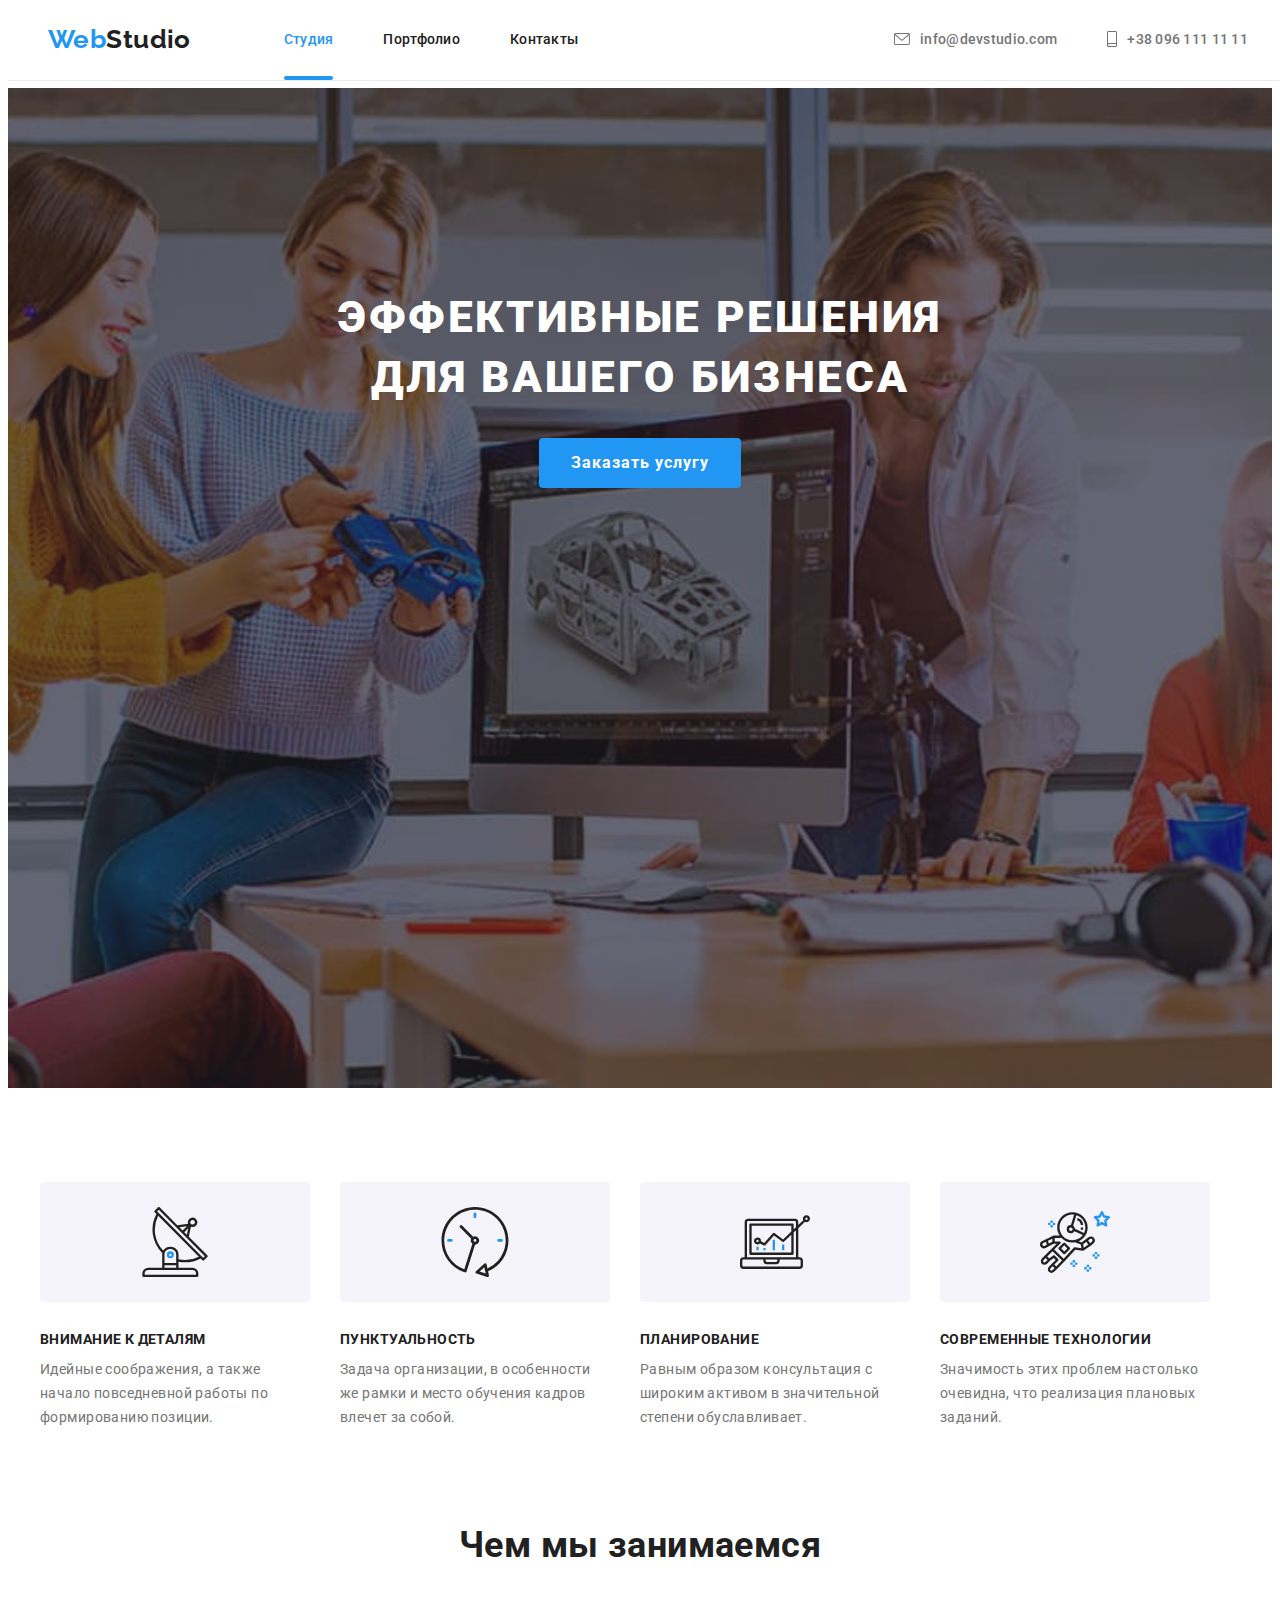
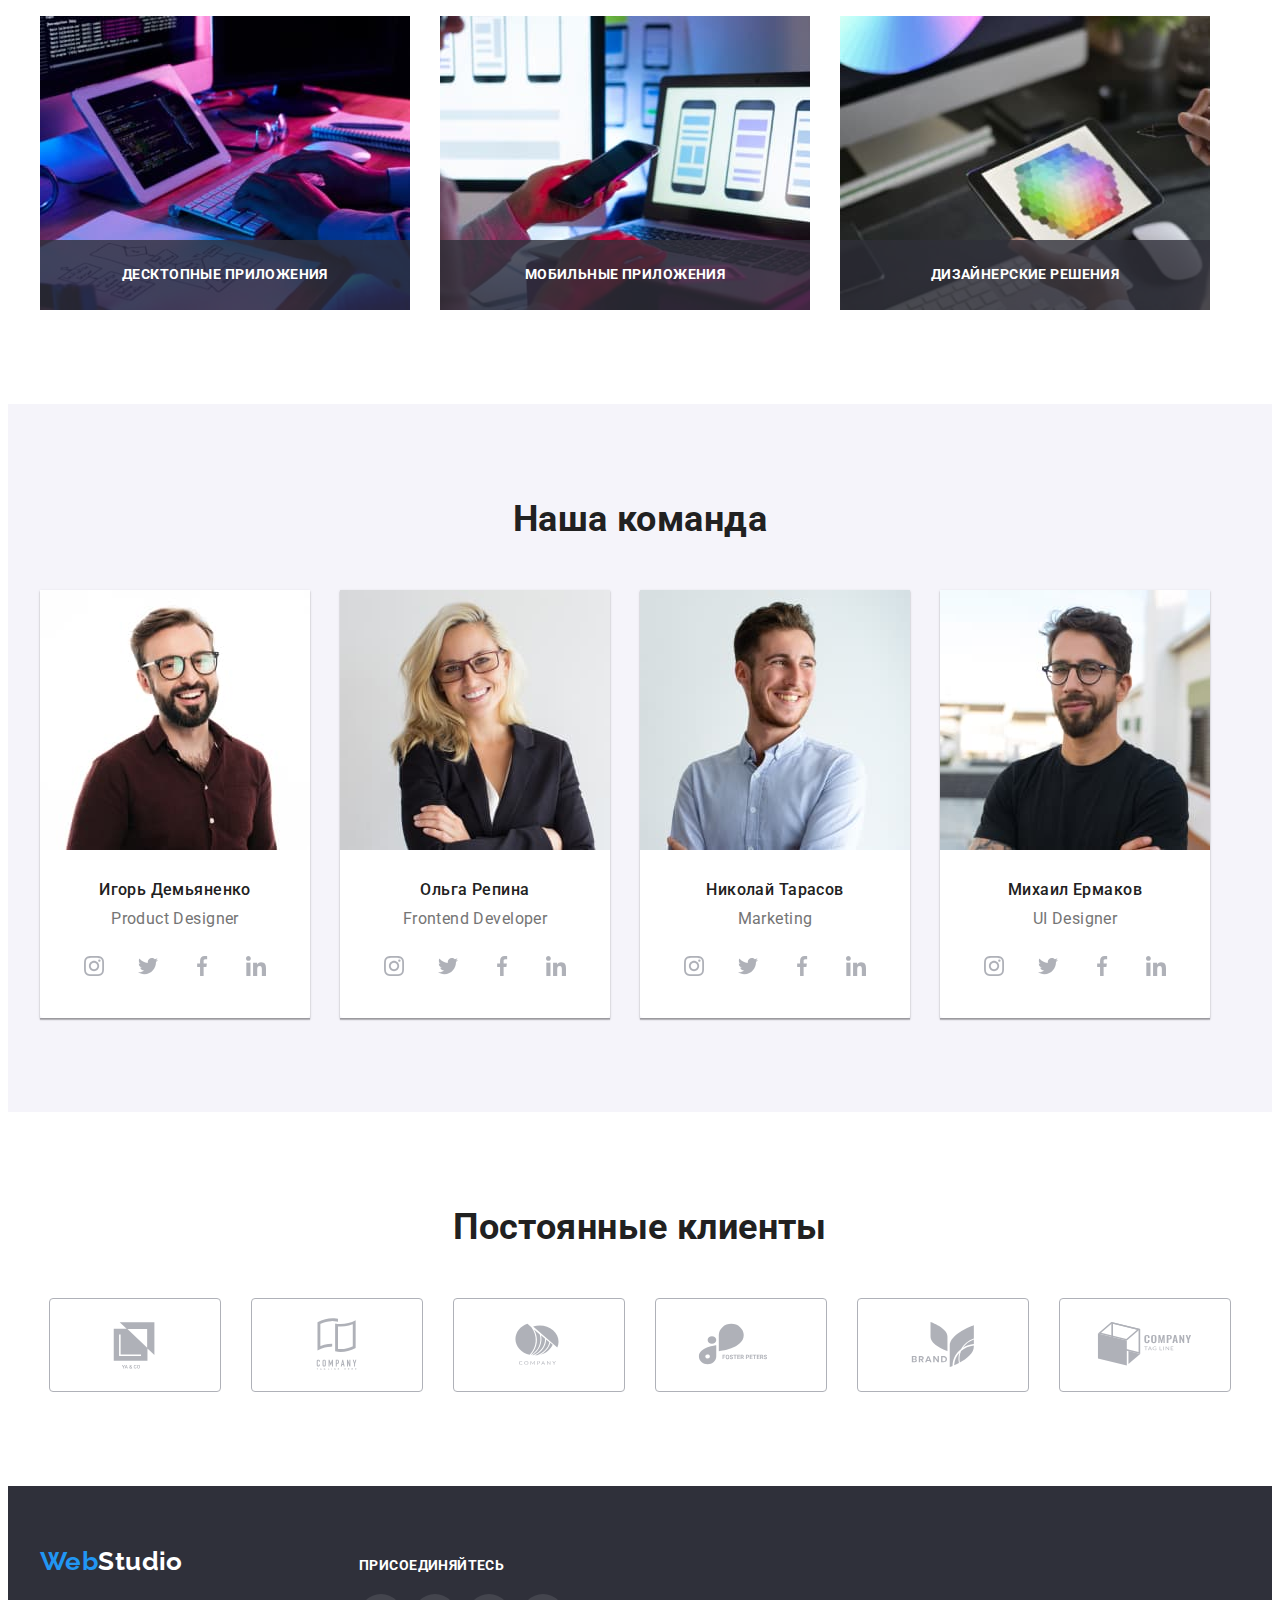
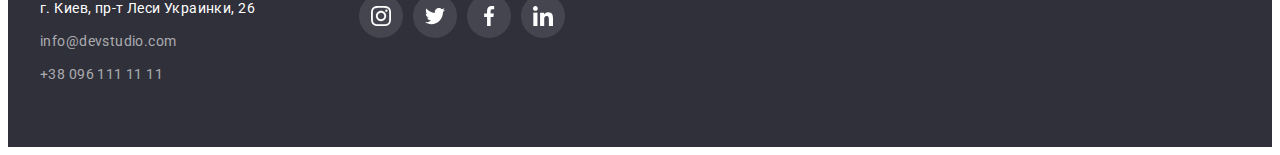
<file: index.html>
<!DOCTYPE html>
<html lang="ru">
  <head>
    <meta charset="UTF-8" />
    <meta http-equiv="X-UA-Compatible" content="IE=edge" />
    <meta name="viewport" content="width=device-width, initial-scale=1.0" />
    <title>WebStudio</title>
    <link
      rel="icon"
      type="image/png"
      sizes="32x32"
      href="./images/favicon.png"
    />
    <link
      rel="stylesheet"
      href="https://cdnjs.cloudflare.com/ajax/libs/modern-normalize/1.1.0/modern-normalize.min.css"
      integrity="sha512-wpPYUAdjBVSE4KJnH1VR1HeZfpl1ub8YT/NKx4PuQ5NmX2tKuGu6U/JRp5y+Y8XG2tV+wKQpNHVUX03MfMFn9Q=="
      crossorigin="anonymous"
      referrerpolicy="no-referrer"
    />
    <link rel="preconnect" href="https://fonts.googleapis.com" />
    <link rel="preconnect" href="https://fonts.gstatic.com" crossorigin />
    <link
      href="https://fonts.googleapis.com/css2?family=Raleway:wght@700&family=Roboto:wght@400;500;700;900&display=swap"
      rel="stylesheet"
    />
    <link rel="stylesheet" href="./css/basic.css" />
    <link rel="stylesheet" href="./css/styles.css" />
  </head>
  <body>
    <header>
      <div class="container">
        <a href="./index.html" class="logo"
          >Web<span class="logo-accent">Studio</span></a
        >
        <nav>
          <ul class="nav-list">
            <li>
              <a class="header-nav current" href="./index.html">Студия</a>
            </li>
            <li><a class="header-nav" href="./portfolio.html">Портфолио</a></li>
            <li><a class="header-nav" href="#">Контакты</a></li>
          </ul>
        </nav>
        <ul class="contact-list">
          <li>
            <a class="contact-link" href="mailto:info@devstudio.com"
              ><svg class="header-icon" width="16" height="12">
                <use href="./images/icons.svg#icon-mail"></use>
              </svg>
              info@devstudio.com</a
            >
          </li>
          <li>
            <a class="contact-link" href="tel:+380961111111"
              ><svg class="header-icon" width="10" height="16">
                <use href="./images/icons.svg#icon-phone"></use>
              </svg>
              +38 096 111 11 11</a
            >
          </li>
        </ul>
      </div>
    </header>
    <main>
      <section class="hero section">
        <div class="container">
          <h1 class="hero-title">
            Эффективные решения<br />для Вашего бизнеса
          </h1>
          <button type="button" class="hero-btn" data-modal-open>
            Заказать услугу
          </button>
        </div>
      </section>
      <section class="section">
        <div class="advantage container">
          <h2 class="section-title visually-hidden">Преимущества</h2>
          <ul class="advantage-list">
            <li class="advantage-item icon-antenna">
              <h3 class="advantage-title">Внимание к деталям</h3>
              <p>
                Идейные соображения, а также начало повседневной работы по
                формированию позиции.
              </p>
            </li>
            <li class="advantage-item icon-clock">
              <h3 class="advantage-title">Пунктуальность</h3>
              <p>
                Задача организации, в особенности же рамки и место обучения
                кадров влечет за собой.
              </p>
            </li>
            <li class="advantage-item icon-diagram">
              <h3 class="advantage-title">Планирование</h3>
              <p>
                Равным образом консультация с широким активом в значительной
                степени обуславливает.
              </p>
            </li>
            <li class="advantage-item icon-astronaut">
              <h3 class="advantage-title">Современные технологии</h3>
              <p>
                Значимость этих проблем настолько очевидна, что реализация
                плановых заданий.
              </p>
            </li>
          </ul>
        </div>
      </section>
      <section class="spec-section">
        <div class="container">
          <h2 class="section-title">Чем мы занимаемся</h2>
          <ul class="about-list">
            <li class="about-item">
              <img
                src="./images/about/about-img1.jpg"
                alt="what-we-do-1"
                width="370"
                height="294"
              />
              <p class="about-desc">Десктопные приложения</p>
            </li>
            <li class="about-item">
              <img
                src="./images/about/about-img2.jpg"
                alt="what-we-do-2"
                width="370"
                height="294"
              />
              <p class="about-desc">мобильные приложения</p>
            </li>
            <li class="about-item">
              <img
                src="./images/about/about-img3.jpg"
                alt="what-we-do-3"
                width="370"
                height="294"
              />
              <p class="about-desc">Дизайнерские решения</p>
            </li>
          </ul>
        </div>
      </section>
      <section class="team section">
        <div class="container">
          <h2 class="section-title">Наша команда</h2>
          <ul class="team-list">
            <li class="team-member">
              <img
                src="./images/team/team-img1.jpg"
                alt="our-team-1"
                width="270"
                height="260"
              />
              <div class="caption">
                <h3 class="member-name">Игорь Демьяненко</h3>
                <p lang="en" class="member-position">Product Designer</p>
                <ul class="network-links">
                  <li>
                    <a class="network-icon" href=""
                      ><svg width="20" height="20">
                        <use
                          href="./images/icons.svg#icon-instagram"
                        ></use></svg
                    ></a>
                  </li>
                  <li>
                    <a class="network-icon" href=""
                      ><svg width="20" height="20">
                        <use href="./images/icons.svg#icon-twitter"></use></svg
                    ></a>
                  </li>
                  <li>
                    <a class="network-icon" href=""
                      ><svg width="20" height="20">
                        <use href="./images/icons.svg#icon-facebook"></use></svg
                    ></a>
                  </li>
                  <li>
                    <a class="network-icon" href=""
                      ><svg width="20" height="20">
                        <use href="./images/icons.svg#icon-linkedin"></use></svg
                    ></a>
                  </li>
                </ul>
              </div>
            </li>
            <li class="team-member">
              <img
                src="./images/team/team-img2.jpg"
                alt="our-team-2"
                width="270"
                height="260"
              />
              <div class="caption">
                <h3 class="member-name">Ольга Репина</h3>
                <p lang="en" class="member-position">Frontend Developer</p>
                <ul class="network-links">
                  <li>
                    <a class="network-icon" href=""
                      ><svg width="20" height="20">
                        <use
                          href="./images/icons.svg#icon-instagram"
                        ></use></svg
                    ></a>
                  </li>
                  <li>
                    <a class="network-icon" href=""
                      ><svg width="20" height="20">
                        <use href="./images/icons.svg#icon-twitter"></use></svg
                    ></a>
                  </li>
                  <li>
                    <a class="network-icon" href=""
                      ><svg width="20" height="20">
                        <use href="./images/icons.svg#icon-facebook"></use></svg
                    ></a>
                  </li>
                  <li>
                    <a class="network-icon" href=""
                      ><svg width="20" height="20">
                        <use href="./images/icons.svg#icon-linkedin"></use></svg
                    ></a>
                  </li>
                </ul>
              </div>
            </li>
            <li class="team-member">
              <img
                src="./images/team/team-img3.jpg"
                alt="our-team-3"
                width="270"
                height="260"
              />
              <div class="caption">
                <h3 class="member-name">Николай Тарасов</h3>
                <p lang="en" class="member-position">Marketing</p>
                <ul class="network-links">
                  <li>
                    <a class="network-icon" href=""
                      ><svg width="20" height="20">
                        <use
                          href="./images/icons.svg#icon-instagram"
                        ></use></svg
                    ></a>
                  </li>
                  <li>
                    <a class="network-icon" href=""
                      ><svg width="20" height="20">
                        <use href="./images/icons.svg#icon-twitter"></use></svg
                    ></a>
                  </li>
                  <li>
                    <a class="network-icon" href=""
                      ><svg width="20" height="20">
                        <use href="./images/icons.svg#icon-facebook"></use></svg
                    ></a>
                  </li>
                  <li>
                    <a class="network-icon" href=""
                      ><svg width="20" height="20">
                        <use href="./images/icons.svg#icon-linkedin"></use></svg
                    ></a>
                  </li>
                </ul>
              </div>
            </li>
            <li class="team-member">
              <img
                src="./images/team/team-img4.jpg"
                alt="our-team-3"
                width="270"
                height="260"
              />
              <div class="caption">
                <h3 class="member-name">Михаил Ермаков</h3>
                <p lang="en" class="member-position">UI Designer</p>
                <ul class="network-links">
                  <li>
                    <a class="network-icon" href=""
                      ><svg width="20" height="20">
                        <use
                          href="./images/icons.svg#icon-instagram"
                        ></use></svg
                    ></a>
                  </li>
                  <li>
                    <a class="network-icon" href=""
                      ><svg width="20" height="20">
                        <use href="./images/icons.svg#icon-twitter"></use></svg
                    ></a>
                  </li>
                  <li>
                    <a class="network-icon" href=""
                      ><svg width="20" height="20">
                        <use href="./images/icons.svg#icon-facebook"></use></svg
                    ></a>
                  </li>
                  <li>
                    <a class="network-icon" href=""
                      ><svg width="20" height="20">
                        <use href="./images/icons.svg#icon-linkedin"></use></svg
                    ></a>
                  </li>
                </ul>
              </div>
            </li>
          </ul>
        </div>
      </section>
      <section class="section">
        <div class="container">
          <h2 class="section-title">Постоянные клиенты</h2>
          <ul class="clients-list">
            <li>
              <a class="client-link" href=""
                ><svg class="client-icon" width="106" height="60">
                  <use href="./images/icons.svg#icon-client1"></use></svg
              ></a>
            </li>
            <li>
              <a class="client-link" href=""
                ><svg class="client-icon" width="106" height="60">
                  <use href="./images/icons.svg#icon-client2"></use></svg
              ></a>
            </li>
            <li>
              <a class="client-link" href=""
                ><svg class="client-icon" width="106" height="60">
                  <use href="./images/icons.svg#icon-client3"></use></svg
              ></a>
            </li>
            <li>
              <a class="client-link" href=""
                ><svg class="client-icon" width="106" height="60">
                  <use href="./images/icons.svg#icon-client4"></use></svg
              ></a>
            </li>
            <li>
              <a class="client-link" href=""
                ><svg class="client-icon" width="106" height="60">
                  <use href="./images/icons.svg#icon-client5"></use></svg
              ></a>
            </li>
            <li>
              <a class="client-link" href=""
                ><svg class="client-icon" width="106" height="60">
                  <use href="./images/icons.svg#icon-client6"></use></svg
              ></a>
            </li>
          </ul>
        </div>
      </section>
    </main>
    <footer>
      <div class="container">
        <div>
          <a href="./index.html" class="logo"
            >Web<span class="logo-accent">Studio</span></a
          >
          <nav>
            <address>
              <ul class="address-list">
                <li>
                  <a
                    class="address"
                    href="https://goo.gl/maps/BFLRJ4RonseeKcWp8"
                    target="_blank"
                    rel="noopener nofollow noreferrer"
                  >
                    г. Киев, пр-т Леси Украинки, 26</a
                  >
                </li>
                <li>
                  <a class="footer-contact" href="mailto:info@devstudio.com"
                    >info@devstudio.com</a
                  >
                </li>
                <li>
                  <a class="footer-contact" href="tel:+380961111111"
                    >+38 096 111 11 11</a
                  >
                </li>
              </ul>
            </address>
          </nav>
        </div>
        <div>
          <b class="cta">Присоединяйтесь</b>
          <ul class="network-links">
            <li>
              <a class="network-icon" href=""
                ><svg width="20" height="20">
                  <use href="./images/icons.svg#icon-instagram"></use></svg
              ></a>
            </li>
            <li>
              <a class="network-icon" href=""
                ><svg width="20" height="20">
                  <use href="./images/icons.svg#icon-twitter"></use></svg
              ></a>
            </li>
            <li>
              <a class="network-icon" href=""
                ><svg width="20" height="20">
                  <use href="./images/icons.svg#icon-facebook"></use></svg
              ></a>
            </li>
            <li>
              <a class="network-icon" href=""
                ><svg width="20" height="20">
                  <use href="./images/icons.svg#icon-linkedin"></use></svg
              ></a>
            </li>
          </ul>
        </div>
      </div>
    </footer>
    <div class="backdrop is-hidden" data-modal>
      <div class="modal">
        <button type="button" class="modal-close-btn" data-modal-close>
          <svg class="close-icon" width="11" height="11">
            <use href="./images/icons.svg#icon-cross"></use>
          </svg>
        </button>
      </div>
    </div>
    <script src="./js/modal.js"></script>
  </body>
</html>
</file>
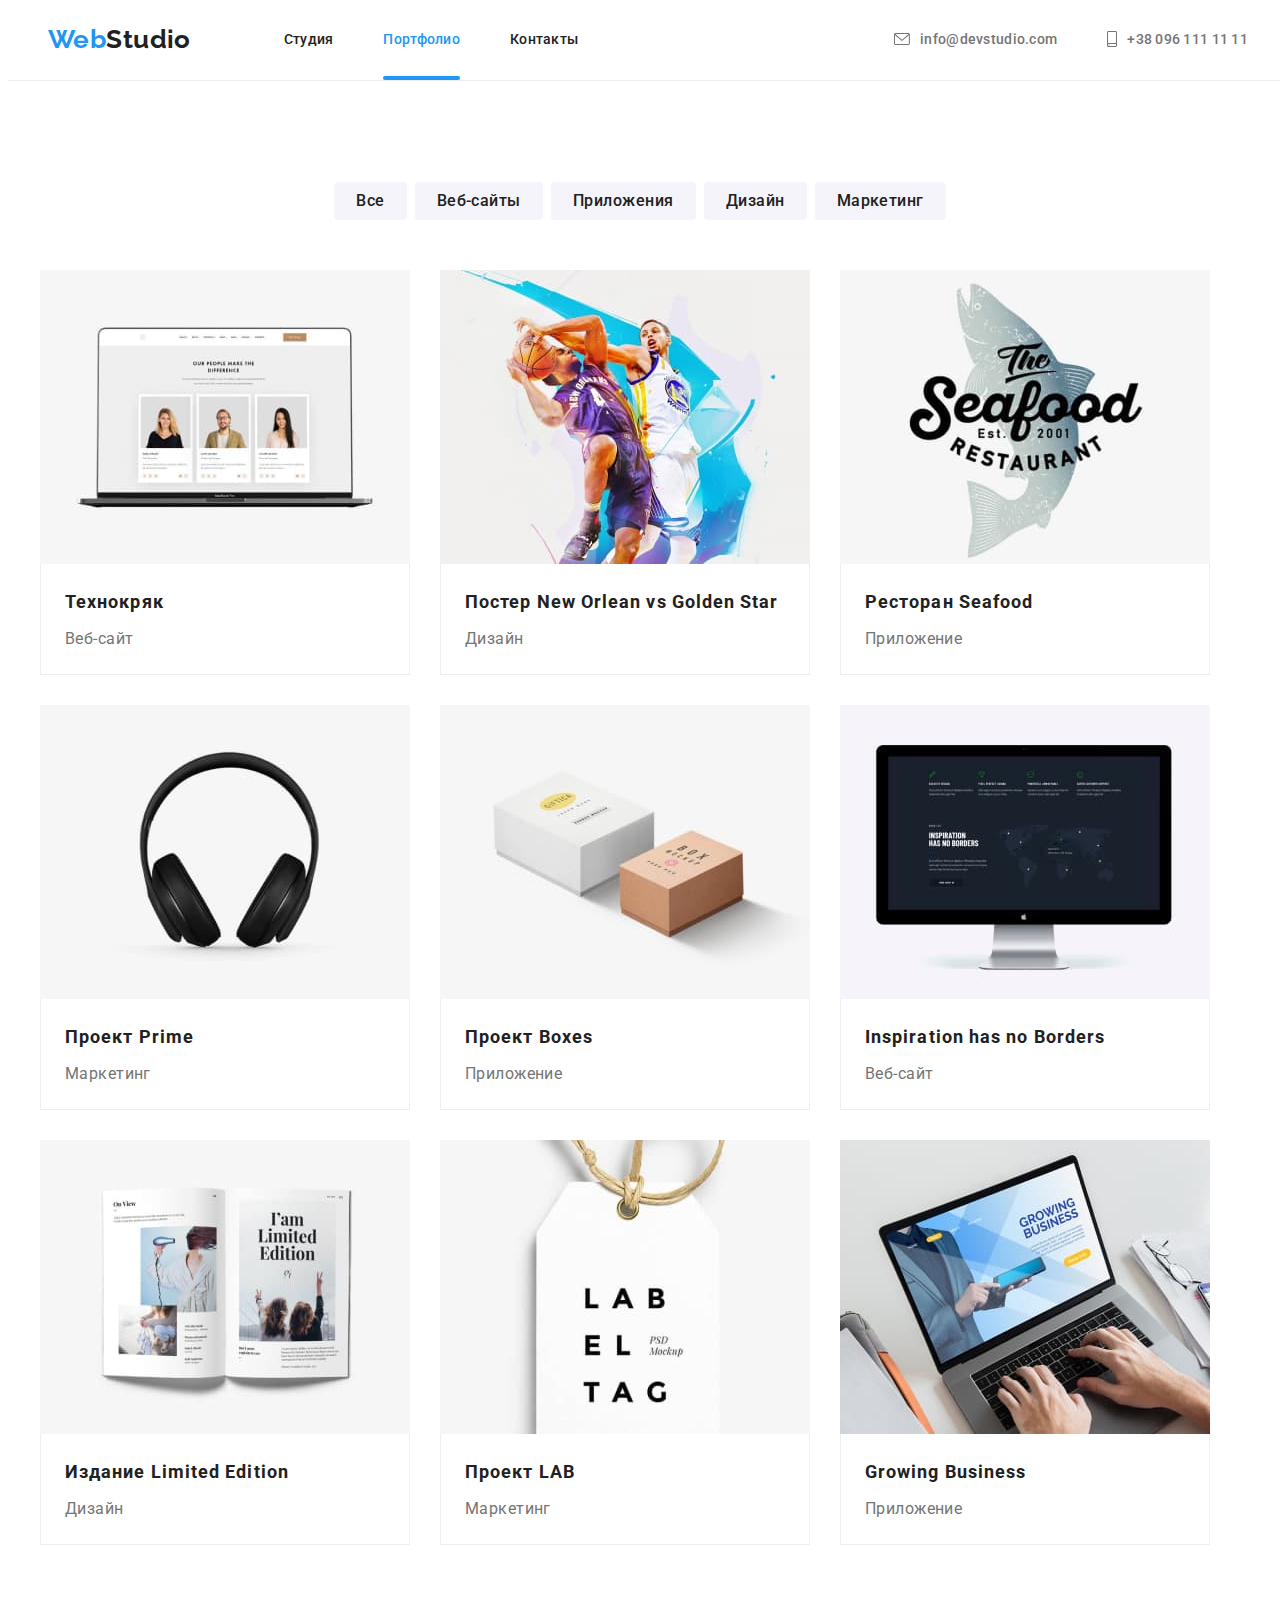
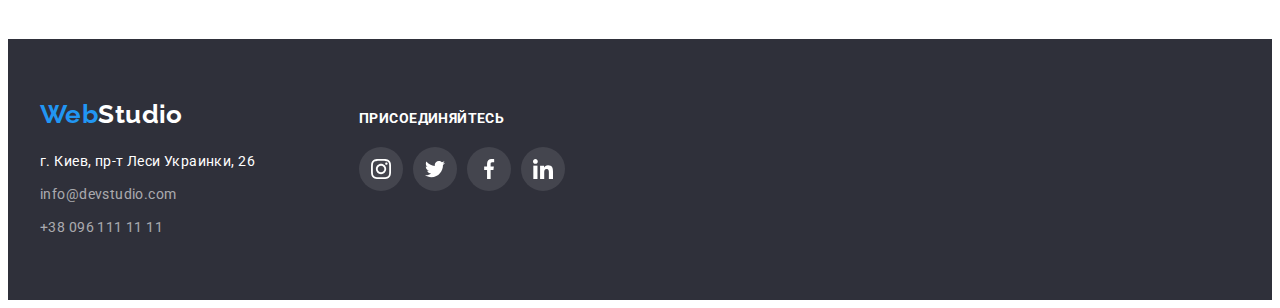
<file: portfolio.html>
<!DOCTYPE html>
<html lang="ru">
  <head>
    <meta charset="UTF-8" />
    <meta http-equiv="X-UA-Compatible" content="IE=edge" />
    <meta name="viewport" content="width=device-width, initial-scale=1.0" />
    <title>Portfolio</title>
    <link
      rel="stylesheet"
      href="https://cdnjs.cloudflare.com/ajax/libs/modern-normalize/1.1.0/modern-normalize.min.css"
      integrity="sha512-wpPYUAdjBVSE4KJnH1VR1HeZfpl1ub8YT/NKx4PuQ5NmX2tKuGu6U/JRp5y+Y8XG2tV+wKQpNHVUX03MfMFn9Q=="
      crossorigin="anonymous"
      referrerpolicy="no-referrer"
    />
    <link rel="preconnect" href="https://fonts.googleapis.com" />
    <link rel="preconnect" href="https://fonts.gstatic.com" crossorigin />
    <link
      href="https://fonts.googleapis.com/css2?family=Raleway:wght@700&family=Roboto:wght@400;500;700;900&display=swap"
      rel="stylesheet"
    />
    <link rel="stylesheet" href="./css/basic.css" />
    <link rel="stylesheet" href="./css/styles.css" />
  </head>
  <body>
    <header>
      <div class="container">
        <a href="./index.html" class="logo"
          >Web<span class="logo-accent">Studio</span></a
        >
        <nav>
          <ul class="nav-list">
            <li>
              <a class="header-nav" href="./index.html">Студия</a>
            </li>
            <li>
              <a class="header-nav current" href="./portfolio.html"
                >Портфолио</a
              >
            </li>
            <li><a class="header-nav" href="#">Контакты</a></li>
          </ul>
        </nav>
        <ul class="contact-list">
          <li>
            <a class="contact-link" href="mailto:info@devstudio.com"
              ><svg class="header-icon" width="16" height="12">
                <use href="./images/icons.svg#icon-mail"></use>
              </svg>
              info@devstudio.com</a
            >
          </li>
          <li>
            <a class="contact-link" href="tel:+380961111111"
              ><svg class="header-icon" width="10" height="16">
                <use href="./images/icons.svg#icon-phone"></use>
              </svg>
              +38 096 111 11 11</a
            >
          </li>
        </ul>
      </div>
    </header>
    <main>
      <section class="section">
        <div class="container">
          <h1 class="visually-hidden">Projects</h1>
          <ul class="filter-list">
            <li><button type="button" class="filter-btn">Все</button></li>
            <li><button type="button" class="filter-btn">Веб-сайты</button></li>
            <li>
              <button type="button" class="filter-btn">Приложения</button>
            </li>
            <li><button type="button" class="filter-btn">Дизайн</button></li>
            <li><button type="button" class="filter-btn">Маркетинг</button></li>
          </ul>
          <ul class="projects-list">
            <li class="project-item">
              <a class="project-link" href="">
                <div class="project-wrap">
                  <img
                    src="./images/projects/project1.jpg"
                    alt="project"
                    width="370"
                    height="294"
                  />
                  <p class="project-desc">
                    Ресурс предлагает комплексные предложения с разным уровнем
                    функционала и сервисов. Все это позволит посетителю получить
                    исчерпывающие сведения о компании или частном лице.
                  </p>
                </div>
                <div class="project-caption">
                  <h2 class="project-name">Технокряк</h2>
                  <p class="project-type">Веб-сайт</p>
                </div>
              </a>
            </li>
            <li class="project-item">
              <a class="project-link" href="">
                <div class="project-wrap">
                  <img
                    src="./images/projects/project2.jpg"
                    alt="project"
                    width="370"
                    height="294"
                  />
                  <p class="project-desc">Product description lies here</p>
                </div>
                <div class="project-caption">
                  <h2 class="project-name">Постер New Orlean vs Golden Star</h2>
                  <p class="project-type">Дизайн</p>
                </div>
              </a>
            </li>
            <li class="project-item">
              <a class="project-link" href="">
                <div class="project-wrap">
                  <img
                    src="./images/projects/project3.jpg"
                    alt="project"
                    width="370"
                    height="294"
                  />
                  <p class="project-desc">Product description lies here</p>
                </div>
                <div class="project-caption">
                  <h2 class="project-name">Ресторан Seafood</h2>
                  <p class="project-type">Приложение</p>
                </div>
              </a>
            </li>
            <li class="project-item">
              <a class="project-link" href="">
                <div class="project-wrap">
                  <img
                    src="./images/projects/project4.jpg"
                    alt="project"
                    width="370"
                    height="294"
                  />
                  <p class="project-desc">Product description lies here</p>
                </div>
                <div class="project-caption">
                  <h2 class="project-name">Проект Prime</h2>
                  <p class="project-type">Маркетинг</p>
                </div>
              </a>
            </li>
            <li class="project-item">
              <a class="project-link" href="">
                <div class="project-wrap">
                  <img
                    src="./images/projects/project5.jpg"
                    alt="project"
                    width="370"
                    height="294"
                  />
                  <p class="project-desc">Product description lies here</p>
                </div>
                <div class="project-caption">
                  <h2 class="project-name">Проект Boxes</h2>
                  <p class="project-type">Приложение</p>
                </div>
              </a>
            </li>
            <li class="project-item">
              <a class="project-link" href="">
                <div class="project-wrap">
                  <img
                    src="./images/projects/project6.jpg"
                    alt="project"
                    width="370"
                    height="294"
                  />
                  <p class="project-desc">Product description lies here</p>
                </div>
                <div class="project-caption">
                  <h2 lang="en" class="project-name">
                    Inspiration has no Borders
                  </h2>
                  <p class="project-type">Веб-сайт</p>
                </div>
              </a>
            </li>
            <li class="project-item">
              <a class="project-link" href="">
                <div class="project-wrap">
                  <img
                    src="./images/projects/project7.jpg"
                    alt="project"
                    width="370"
                    height="294"
                  />
                  <p class="project-desc">Product description lies here</p>
                </div>
                <div class="project-caption">
                  <h2 class="project-name">Издание Limited Edition</h2>
                  <p class="project-type">Дизайн</p>
                </div>
              </a>
            </li>
            <li class="project-item">
              <a class="project-link" href="">
                <div class="project-wrap">
                  <img
                    src="./images/projects/project8.jpg"
                    alt="project"
                    width="370"
                    height="294"
                  />
                  <p class="project-desc">Product description lies here</p>
                </div>
                <div class="project-caption">
                  <h2 class="project-name">Проект LAB</h2>
                  <p class="project-type">Маркетинг</p>
                </div>
              </a>
            </li>
            <li class="project-item">
              <a class="project-link" href="">
                <div class="project-wrap">
                  <img
                    src="./images/projects/project9.jpg"
                    alt="project"
                    width="370"
                    height="294"
                  />
                  <p class="project-desc">Product description lies here</p>
                </div>
                <div class="project-caption">
                  <h2 lang="en" class="project-name">Growing Business</h2>
                  <p class="project-type">Приложение</p>
                </div>
              </a>
            </li>
          </ul>
        </div>
      </section>
    </main>
    <footer>
      <div class="container">
        <div>
          <a href="./index.html" class="logo"
            >Web<span class="logo-accent">Studio</span></a
          >
          <nav>
            <address>
              <ul class="address-list">
                <li>
                  <a
                    class="address"
                    href="https://goo.gl/maps/BFLRJ4RonseeKcWp8"
                    target="_blank"
                    rel="noopener nofollow noreferrer"
                  >
                    г. Киев, пр-т Леси Украинки, 26</a
                  >
                </li>
                <li>
                  <a class="footer-contact" href="mailto:info@devstudio.com"
                    >info@devstudio.com</a
                  >
                </li>
                <li>
                  <a class="footer-contact" href="tel:+380961111111"
                    >+38 096 111 11 11</a
                  >
                </li>
              </ul>
            </address>
          </nav>
        </div>
        <div>
          <b class="cta">Присоединяйтесь</b>
          <ul class="network-links">
            <li>
              <a class="network-icon" href=""
                ><svg width="20" height="20">
                  <use href="./images/icons.svg#icon-instagram"></use></svg
              ></a>
            </li>
            <li>
              <a class="network-icon" href=""
                ><svg width="20" height="20">
                  <use href="./images/icons.svg#icon-twitter"></use></svg
              ></a>
            </li>
            <li>
              <a class="network-icon" href=""
                ><svg width="20" height="20">
                  <use href="./images/icons.svg#icon-facebook"></use></svg
              ></a>
            </li>
            <li>
              <a class="network-icon" href=""
                ><svg width="20" height="20">
                  <use href="./images/icons.svg#icon-linkedin"></use></svg
              ></a>
            </li>
          </ul>
        </div>
      </div>
    </footer>
  </body>
</html>
</file>
<file: css/basic.css>
:root {
  --main-text: #757575;
  --secondary-text: #212121;
  --main-white: #ffffff;
  --accent: #2196f3;
  --secondary-accent: #188ce8;
  --dark-background: #2f303a;
  --light-background: #f5f4fa;
  --footer-contact: rgba(255, 255, 255, 0.6);
  --footer-icon-bg: rgba(255, 255, 255, 0.1);
  --header-border-color: #ececec;
  --border-color: #eeeeee;
  --main-icon-color: #afb1b8;
  --duration: 250ms;
  --timing: cubic-bezier(0.4, 0, 0.2, 1);
}
*:focus-visible {
  outline-color: var(--secondary-accent);
  outline-style: dashed;
  outline-width: 1px;
}
body {
  font-family: "Roboto", "Open Sans", sans-serif;
  color: var(--main-text);
  background-color: var(--main-white);
  font-size: 14px;
  line-height: 1.71;
  letter-spacing: 0.03em;
  padding-top: 80px;
}
h1,
h2,
h3,
h4,
h5,
h6,
p {
  margin-top: 0;
  margin-bottom: 0;
}
ul,
ol {
  padding: 0;
  margin: 0;
  list-style: none;
}
a {
  text-decoration: none;
  color: inherit;
}
img {
  display: block;
  max-width: 100%;
  height: auto;
}
.container {
  width: 1200px;
  margin: 0 auto;
  padding-left: 15px;
  padding-right: 15px;
}
.section {
  padding-top: 94px;
  padding-bottom: 94px;
}
.visually-hidden {
  position: absolute;
  white-space: nowrap;
  width: 1px;
  height: 1px;
  overflow: hidden;
  border: 0;
  padding: 0;
  clip: rect(0 0 0 0);
  clip-path: inset(50%);
  margin: -1px;
}
</file>
<file: css/styles.css>
/*-------------HEADER-------------*/
header {
  position: fixed;
  top: 0;
  width: 100%;
  z-index: 99;
  padding-top: 24px;
  padding-bottom: 25px;
  background-color: var(--main-white);
  border-bottom: 1px solid var(--header-border-color);
}
header .container {
  display: flex;
  align-items: center;
}
.logo {
  display: block;
  font-family: "Raleway", "Open Sans", sans-serif;
  font-weight: 700;
  color: var(--accent);
  font-size: 26px;
  line-height: 1.19;
  margin-right: 93px;
}
.logo-accent {
  color: var(--secondary-text);
}
.nav-list {
  display: flex;
}
.header-nav {
  position: relative;
  font-weight: 500;
  letter-spacing: 0.02em;
  color: var(--secondary-text);
  transition: color var(--duration) var(--timing);
}
.contact-list {
  display: flex;
  margin-left: auto;
}
.contact-link {
  display: flex;
  align-items: center;
  font-weight: 500;
  letter-spacing: 0.02em;
  transition: color var(--duration) var(--timing);
}
.header-icon {
  fill: currentColor;
  margin-right: 10px;
}
nav li:not(:last-child),
.contact-list li:not(:last-child) {
  margin-right: 50px;
}
.header-nav:hover,
.header-nav:focus,
.contact-link:hover,
.contact-link:focus {
  color: var(--accent);
}
.current {
  color: var(--accent);
}
.current::after {
  content: "";
  position: absolute;
  left: 0;
  bottom: -33px;
  width: 100%;
  height: 4px;
  border-radius: 2px;
  background-color: var(--accent);
  transition: opacity var(--duration) var(--timing);
}

/*-------------MAIN-------------*/
/*-------------HERO-------------*/
.hero {
  max-width: 1600px;
  min-height: 600px;
  margin: 0 auto;
  background-color: var(--dark-background);
  background-image: linear-gradient(
      rgba(47, 48, 58, 0.4),
      rgba(47, 48, 58, 0.4)
    ),
    url(../images/working-people.jpg);
  background-size: cover;
  background-repeat: no-repeat;
  background-position: center;
  padding: 200px 0;
  text-align: center;
}
.hero-title {
  font-weight: 900;
  font-size: 44px;
  line-height: 1.36;
  letter-spacing: 0.06em;
  text-transform: uppercase;
  margin-bottom: 30px;
  color: var(--main-white);
}
.hero-btn {
  font-family: "Roboto", "Open Sans", sans-serif;
  font-weight: 700;
  font-size: 16px;
  line-height: 1.88;
  letter-spacing: 0.06em;
  border: 0;
  padding: 10px 32px;
  border-radius: 4px;
  color: var(--main-white);
  background-color: var(--accent);
  cursor: pointer;
  transition: background-color var(--duration) var(--timing);
}
.hero-btn:hover,
.hero-btn:focus {
  background-color: var(--secondary-accent);
}

/*-------------ADVANTAGES-------------*/
.advantage-list {
  display: flex;
}
.advantage-list li:not(:last-child) {
  margin-right: 30px;
}
.advantage-item {
  width: 270px;
  text-align: left;
  align-items: center;
}
.advantage-item::before {
  content: "";
  display: block;
  height: 120px;
  border-radius: 4px;
  background-color: var(--light-background);
  background-size: 70px;
  background-repeat: no-repeat;
  background-position: center;
  margin-bottom: 30px;
}
.icon-antenna::before {
  background-image: url(../images/icons/antenna.svg);
}
.icon-clock::before {
  background-image: url(../images/icons/clock.svg);
}
.icon-diagram::before {
  background-image: url(../images/icons/diagram.svg);
}
.icon-astronaut::before {
  background-image: url(../images/icons/astronaut.svg);
}
.advantage-title {
  font-weight: 700;
  font-size: 14px;
  line-height: 1.14;
  text-transform: uppercase;
  margin-bottom: 10px;
  color: var(--secondary-text);
}

/*-------------WHAT WE DO-------------*/
.spec-section {
  padding-bottom: 94px;
}
.section-title {
  font-weight: 700;
  font-size: 36px;
  line-height: 1.17;
  text-align: center;
  margin-bottom: 50px;
  color: var(--secondary-text);
}
.about-list {
  display: flex;
}
.about-list li:not(:last-child) {
  margin-right: 30px;
}
.about-item {
  position: relative;
}
.about-desc {
  display: flex;
  position: absolute;
  bottom: 0;
  left: 0;
  width: 100%;
  height: 70px;
  font-weight: 700;
  text-align: center;
  text-transform: uppercase;
  align-items: center;
  justify-content: center;
  color: var(--main-white);
  background-color: rgba(47, 48, 58, 0.8);
}

/*-------------TEAM-------------*/
.team {
  background-color: var(--light-background);
}
.team-list {
  display: flex;
}
.team-list li:not(:last-child) {
  margin-right: 30px;
}
.team-member {
  box-shadow: 0px 1px 3px rgba(0, 0, 0, 0.12), 0px 1px 1px rgba(0, 0, 0, 0.14),
    0px 2px 1px rgba(0, 0, 0, 0.2);
}
.caption {
  background-color: var(--main-white);
  padding-top: 30px;
  padding-bottom: 30px;
  border-radius: 0px 0px 4px 4px;
}
.member-name {
  font-weight: 500;
  font-size: 16px;
  line-height: 1.19;
  text-align: center;
  margin-bottom: 10px;
  color: var(--secondary-text);
}
.member-position {
  font-size: 16px;
  line-height: 1.19;
  text-align: center;
  margin-bottom: 16px;
}
.network-links {
  display: flex;
  justify-content: center;
}
.network-links li:not(:last-child) {
  margin-right: 10px;
}
.network-icon {
  fill: var(--main-icon-color);
  border-radius: 50%;
  width: 44px;
  height: 44px;
  display: flex;
  justify-content: center;
  align-items: center;
  cursor: pointer;
  transition: fill var(--duration) var(--timing),
    background-color var(--duration) var(--timing);
}
.network-icon:hover,
.network-icon:focus {
  fill: var(--main-white);
  background-color: var(--accent);
}

/*-------------CLIENTS-------------*/
.clients-list {
  display: flex;
  justify-content: center;
}
.clients-list li:not(:last-child) {
  margin-right: 30px;
}
.client-icon {
  fill: currentColor;
  vertical-align: middle;
}
.client-link {
  width: 170px;
  height: 92px;
  display: flex;
  justify-content: center;
  align-items: center;
  border-radius: 4px;
  border: 1px solid var(--main-icon-color);
  color: var(--main-icon-color);
  transition: border var(--duration) var(--timing),
    color var(--duration) var(--timing);
}
.client-link:hover,
.client-link:focus {
  border: 1px solid var(--accent);
  color: var(--accent);
}

/*-------------FOOTER-------------*/
footer {
  padding-top: 60px;
  padding-bottom: 60px;
  background-color: var(--dark-background);
}
footer .container {
  display: flex;
  align-items: baseline;
}
footer div.container div:not(:last-child) {
  margin-right: 54px;
}
footer .logo {
  margin-bottom: 20px;
}
footer .logo-accent {
  color: var(--main-white);
}
.address-list li:not(:last-child) {
  margin-bottom: 9px;
}
.address {
  font-style: normal;
  color: var(--main-white);
  transition: color var(--duration) var(--timing);
}
.footer-contact {
  font-style: normal;
  color: var(--footer-contact);
  transition: color var(--duration) var(--timing);
}
.address:hover,
.address:focus,
.footer-contact:hover,
.footer-contact:focus {
  color: var(--accent);
}
.cta {
  display: block;
  line-height: 1.14;
  text-transform: uppercase;
  color: var(--main-white);
  margin-bottom: 20px;
}
footer .network-icon {
  border-radius: 50%;
  width: 44px;
  height: 44px;
  display: flex;
  justify-content: center;
  align-items: center;
  fill: var(--main-white);
  background-color: var(--footer-icon-bg);
  transition: background-color var(--duration) var(--timing);
}
footer .network-icon:hover,
footer .network-icon:focus {
  background-color: var(--accent);
}

/*-------------PROJECTS-------------*/
.filter-list {
  display: flex;
  justify-content: center;
  margin-bottom: 50px;
}
.filter-btn {
  font-family: "Roboto", "Open Sans", sans-serif;
  font-weight: 500;
  font-size: 16px;
  line-height: 1.62;
  text-align: center;
  letter-spacing: 0.03em;
  padding: 6px 22px;
  border: 0;
  border-radius: 4px;
  color: var(--secondary-text);
  background-color: var(--light-background);
  cursor: pointer;
  transition: color var(--duration) var(--timing),
    background-color var(--duration) var(--timing),
    box-shadow var(--duration) var(--timing);
}
.filter-list li:not(:last-child) {
  margin-right: 8px;
}
.filter-btn:hover,
.filter-btn:focus {
  color: var(--main-white);
  background-color: var(--accent);
  box-shadow: 0px 3px 1px rgba(0, 0, 0, 0.1), 0px 1px 2px rgba(0, 0, 0, 0.08),
    0px 2px 2px rgba(0, 0, 0, 0.12);
}
.projects-list {
  display: flex;
  flex-wrap: wrap;
  margin-right: -30px;
  margin-bottom: -30px;
}
.project-item {
  margin-right: 30px;
  margin-bottom: 30px;
}
.project-link {
  display: block;
  transition: box-shadow var(--duration) var(--timing);
}
.project-link:hover,
.project-link:focus {
  box-shadow: 0px 1px 1px rgba(0, 0, 0, 0.12), 0px 4px 4px rgba(0, 0, 0, 0.06),
    1px 4px 6px rgba(0, 0, 0, 0.16);
}
.project-link:hover .project-desc,
.project-link:focus .project-desc {
  transform: translateY(0);
  opacity: 1;
}
.project-wrap {
  position: relative;
  overflow: hidden;
}
.project-desc {
  position: absolute;
  top: 0;
  width: 100%;
  height: 100%;
  padding: 63px 24px;
  font-size: 18px;
  line-height: 1.56;
  color: var(--main-white);
  background-color: rgba(33, 150, 243, 0.9);
  opacity: 0;
  transform: translateY(100%);
  transition: transform 300ms var(--timing);
}
.project-caption {
  padding: 20px 24px;
  border: 1px solid var(--border-color);
  border-top: none;
}
.project-name {
  font-weight: 700;
  font-size: 18px;
  line-height: 2;
  letter-spacing: 0.06em;
  margin-bottom: 4px;
  color: var(--secondary-text);
}
.project-type {
  font-size: 16px;
  line-height: 1.88;
}

/*-------------MODAL-------------*/
.backdrop {
  width: 100vw;
  height: 100vh;
  background-color: rgba(0, 0, 0, 0.2);
  position: fixed;
  top: 0;
  opacity: 1;
  visibility: visible;
  transition: opacity var(--duration) var(--timing),
    visibility var(--duration) var(--timing);
}
.is-hidden {
  opacity: 0;
  visibility: hidden;
  pointer-events: none;
}
.no-scroll {
  overflow-y: hidden;
}
.backdrop.is-hidden .modal {
  transform: translate(-50%, -50%) scale(0);
}
.modal {
  position: absolute;
  top: 50%;
  left: 50%;
  width: 528px;
  height: 581px;
  padding: 40px;
  background: var(--main-white);
  box-shadow: 0px 1px 3px rgba(0, 0, 0, 0.12), 0px 1px 1px rgba(0, 0, 0, 0.14),
    0px 2px 1px rgba(0, 0, 0, 0.2);
  border-radius: 4px;
  transform: translate(-50%, -50%) scale(1);
  transition: transform 500ms var(--timing) var(--duration);
}
.modal-close-btn {
  width: 30px;
  height: 30px;
  border: 1px solid rgba(0, 0, 0, 0.1);
  border-radius: 50%;
  background-color: var(--main-white);
  position: absolute;
  top: 8px;
  right: 8px;
  cursor: pointer;
  transition: border-color var(--duration) var(--timing);
}
.modal-close-btn:hover,
.modal-close-btn:focus {
  border-color: var(--accent);
}
.close-icon {
  fill: #000;
}
</file>
